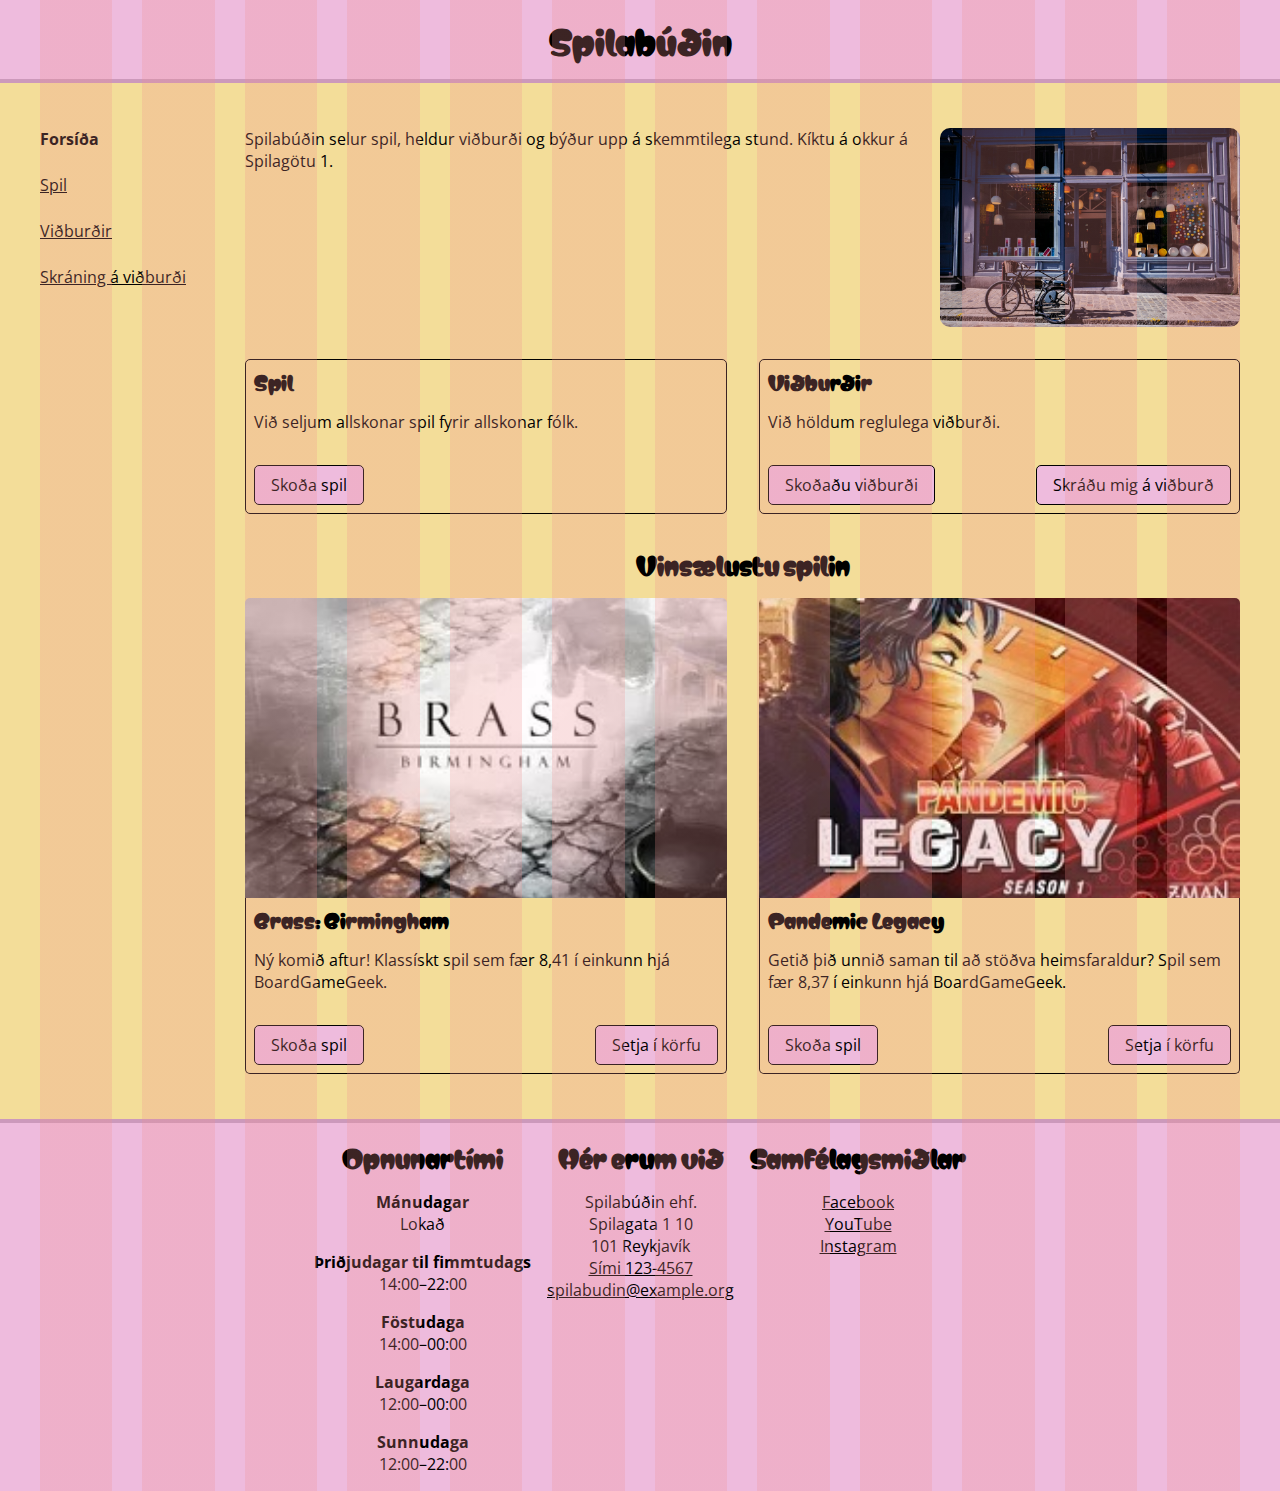
<file: index.html>
<!DOCTYPE html>
<html lang="is">

<head>
  <meta charset="utf-8">
  <meta name="viewport" content="width=device-width, initial-scale=1">
  <title>Spilabúðin</title>
  <link rel="stylesheet" href="./styles.css">
  <link rel="stylesheet" href="./grid.css">
  <meta name="description"
    content="Spilabúðin selur spil, heldur viðburði og býður upp á skemmtilega stund. Kíktu á okkur á Spilagötu 1.">
  <meta property="og:title" content="Spilabúðin">
  <meta property="og:description"
    content="Spilabúðin selur spil, heldur viðburði og býður upp á skemmtilega stund. Kíktu á okkur á Spilagötu 1.">
  <meta property="og:image" content="./myndir/sharing.jpg">
</head>

<body>
  <div class="wrapper">
    <header>
      <h1>Spilabúðin</h1>
    </header>

    <p class="sr-only"><a href="#efni">Beint í efni</a></p>

    <div class="wrapper-content">
      <nav class="wrapper-nav">
        <ul>
          <li><strong>Forsíða</strong></li>
          <li><a href="sidur/spil.html">Spil</a></li>
          <li><a href="sidur/vidburdir.html">Viðburðir</a></li>
          <li><a href="sidur/skraning.html">Skráning á viðburði</a></li>
        </ul>
      </nav>

      <main id="efni" class="wrapper-main">
        <div class="content">

          <div class="intro">
            <img src="./myndir/spilabudin.jpg"
              alt="Inngangur að Spilabúðinni, blámálað hús með stórum gluggum. Í gluggunum eru litríkir hlutir. Fyrir framan húsið er hjól.">

            <p>Spilabúðin selur spil, heldur viðburði og býður upp á skemmtilega stund. Kíktu á okkur á Spilagötu 1.</p>
          </div>

          <div class="cards">
            <div class="content">
              <section class="card">
                <div class="content">
                  <h3 class="title">Spil</h3>
                  <div class="text">
                    <p>Við seljum allskonar spil fyrir allskonar fólk.</p>
                  </div>
                  <div class="actions">
                    <a href="./sidur/spil.html" class="button">Skoða spil</a>
                  </div>
                </div>
              </section> 

              <section class="card">
                <div class="content">
                  <h3 class="title">Viðburðir</h3>
                  <div class="text">
                    <p>Við höldum reglulega viðburði.</p>
                  </div>
                  <div class="actions">
                    <a class="button" href="./sidur/vidburdir.html">Skoðaðu viðburði</a> <a class="button"
                      href="./sidur/skraning.html">Skráðu mig á viðburð</a>
                  </div>
                </div>
              </section>
            </div>
          </div> 

          <div class="cards">
            <h2 class="title">Vinsælustu spilin</h2>
            <div class="content">
              <section class="card">
                <div class="image"><img src="./myndir/brass.jpg" alt="Mynd af boxi spilsins Brass: Birmingham"></div>
                <div class="content">
                  <h3 class="title">Brass: Birmingham</h3>
                  <div class="text">
                    <p>Ný komið aftur! Klassískt spil sem fær 8,41 í einkunn hjá BoardGameGeek.
                    </p>
                  </div>
                  <div class="actions">
                    <a href="./sidur/spil.html" class="button">Skoða spil</a>

                    <!-- Rétt leið til að útbúa form, þó ekkert virki... -->
                    <form method="post" action=".">
                      <input type="hidden" name="id" value="1">
                      <button class="button">Setja í körfu</button>
                    </form>
                  </div>
                </div>

              </section>

              <section class="card">
                <div class="image"><img class="image" src="./myndir/pandemic.jpg"
                    alt="Mynd af boxi spilsins Pandemic Legacy"></div>
                <div class="content">
                  <h3 class="title">Pandemic Legacy</h3>
                  <div class="text">
                    <p>Getið þið unnið saman til að stöðva heimsfaraldur? Spil sem fær 8,37 í einkunn hjá BoardGameGeek.
                    </p>
                  </div>
                  <div class="actions">
                    <a href="./sidur/spil.html" class="button">Skoða spil</a>

                    <form method="post" action=".">
                      <input type="hidden" name="id" value="1">
                      <button class="button">Setja í körfu</button>
                    </form>
                  </div>
                </div>

              </section>
            </div>
          </div>
        </div>
      </main>
    </div>

    <footer>
      <section>
        <h2>Opnunartími</h2>
        <dl>
          <dt>Mánudagar</dt>
          <dd>Lokað</dd>
          <dt>Þriðjudagar til fimmtudags</dt>
          <dd>14:00–22:00</dd>
          <dt>Föstudaga</dt>
          <dd>14:00–00:00</dd>
          <dt>Laugardaga</dt>
          <dd>12:00–00:00</dd>
          <dt>Sunnudaga</dt>
          <dd>12:00–22:00</dd>
        </dl>
      </section>

      <section>
        <h2>Hér erum við</h2>
        <ul>
          <li>Spilabúðin ehf.</li>
          <li>Spilagata 1 10</li>
          <li>101 Reykjavík</li>
          <li><a href="tel:1234567">Sími 123-4567</a></li>
          <li>
            <a href="mailto:spilabudin@example.org">spilabudin@example.org</a>
          </li>
        </ul>
      </section>

      <section>
        <h2>Samfélagsmiðlar</h2>
        <ul>
          <li><a href="https://www.facebook.com/HaskoliIslands/">Facebook</a></li>
          <li><a href="https://www.youtube.com/user/HIvarp">YouTube</a></li>
          <li><a href="https://www.instagram.com/haskoli_islands/">Instagram</a></li>
        </ul>
      </section>
    </footer>
  </div>

</body>

</html>
</file>
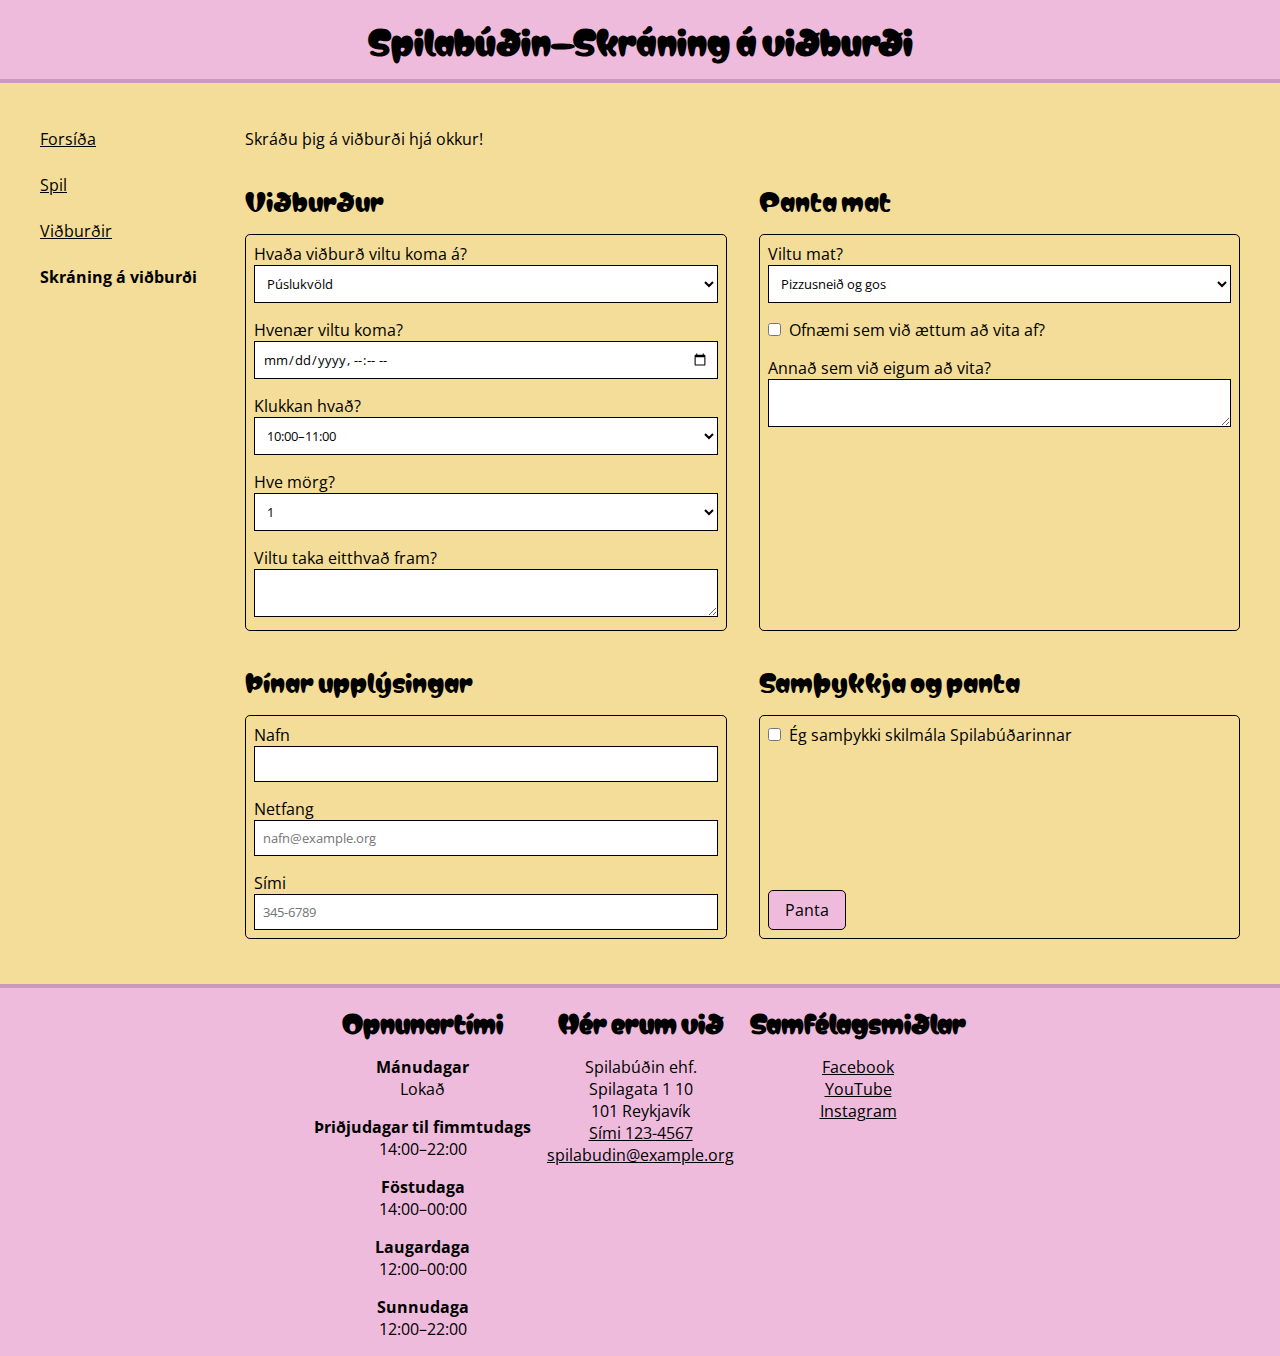
<file: sidur/skraning.html>
<!DOCTYPE html>
<html lang="is">

<head>
  <link rel="stylesheet" href="../styles.css">
  <meta charset="utf-8">
  <meta name="viewport" content="width=device-width, initial-scale=1">
  <title>Spilabúðin—Skráning á viðburði</title>
  <meta name="description"
    content="Spilabúðin selur spil, heldur viðburði og býður upp á skemmtilega stund. Kíktu á okkur á Spilagötu 1.">
  <meta property="og:title" content="Spilabúðin">
  <meta property="og:description"
    content="Spilabúðin selur spil, heldur viðburði og býður upp á skemmtilega stund. Kíktu á okkur á Spilagötu 1.">
  <meta property="og:image" content="./myndir/sharing.jpg">
</head>

<body>
  <div class="wrapper">

    <header>
      <h1>Spilabúðin—Skráning á viðburði</h1>
    </header>

    <p class="sr-only"><a href="#efni">Beint í efni</a></p>

    <div class="wrapper-content">
      <nav class="wrapper-nav">
        <ul>
          <li><a href="../index.html">Forsíða</a></li>
          <li><a href="./spil.html">Spil</a></li>
          <li><a href="./vidburdir.html">Viðburðir</a></li>
          <li><strong>Skráning á viðburði</strong></li>
        </ul>
      </nav>

      <main id="efni" class="wrapper-main">
        <div class="content">
          <p>Skráðu þig á viðburði hjá okkur!</p>

          <form method="GET" action=".">
            <div class="cards">
              <div class="content">
                <fieldset class="card">
                  <legend class="title">Viðburður</legend>
                  <div class="content">
                    <div>
                      <label for="event">Hvaða viðburð viltu koma á?</label>
                      <select id="event">
                        <option>Púslukvöld</option>
                        <option>Ticket to Ride</option>
                      </select>
                    </div>
                    <div>
                      <label for="when">Hvenær viltu koma?</label>
                      <input type="datetime-local" id="when" name="when">
                    </div>
                    <div>
                      <label for="time">Klukkan hvað?</label>
                      <select id="time">
                        <option>10:00–11:00</option>
                        <option>11:00–12:00</option>
                        <option>12:00–13:00</option>
                        <option>13:00–14:00</option>
                        <option>14:00–15:00</option>
                        <option>15:00–16:00</option>
                        <option>16:00–17:00</option>
                        <option>17:00–18:00</option>
                        <option>18:00–19:00</option>
                        <option>19:00–20:00</option>
                        <option>20:00–21:00</option>
                        <option>21:00–22:00</option>
                        <option>22:00–23:00</option>
                        <option>23:00–00:00</option>
                      </select>
                    </div>
                    <div>
                      <label for="size">Hve mörg?</label>
                      <select id="size">
                        <option>1</option>
                        <option>2</option>
                        <option>3</option>
                        <option>4</option>
                        <option>5</option>
                        <option>6</option>
                        <option>7</option>
                        <option>8</option>
                        <option>9</option>
                        <option>10</option>
                      </select>
                    </div>
                    <div>
                      <label for="special">Viltu taka eitthvað fram?</label>
                      <textarea id="special"></textarea>
                    </div>
                  </div>
                </fieldset>

                <fieldset class="card">
                  <legend class="title">Panta mat</legend>
                  <div class="content">
                    <div>
                      <label for="food">Viltu mat?</label>
                      <select id="food">
                        <option>Pizzusneið og gos</option>
                        <option>Kaffi og kaka</option>
                        <option>Engan mat</option>
                      </select>
                    </div>
                    <div>
                      <label>
                        <input type="checkbox" name="allergy">Ofnæmi sem við ættum að vita af?</label>
                    </div>
                    <div>
                      <label for="special-food">Annað sem við eigum að vita?</label>
                      <textarea id="special-food"></textarea>
                    </div>
                  </div>
                </fieldset>

                <fieldset class="card">
                  <legend class="title">Þínar upplýsingar</legend>
                  <div class="content">
                    <div>
                      <label for="name">Nafn</label>
                      <input id="name" type="text" required>
                    </div>
                    <div>
                      <label for="email">Netfang</label>
                      <input id="email" name="email" type="email" required placeholder="nafn@example.org">
                    </div>
                    <div>
                      <label for="phone">Sími</label>
                      <input id="phone" type="tel" required placeholder="345-6789">
                    </div>
                  </div>
                </fieldset>
                <fieldset class="card">
                  <legend class="title">Samþykkja og panta</legend>
                  <div class="content">
                    <div class="text">
                      <div>
                        <label>
                          <input type="checkbox" name="terms">Ég samþykki skilmála
                          Spilabúðarinnar</label>
                      </div>
                    </div>
                    <div class="actions">
                      <button class="button">Panta</button>
                    </div>
                  </div>
                </fieldset>
              </div>
            </div>
          </form>
        </div>
      </main>
    </div>

    <footer>
      <section>
        <h2>Opnunartími</h2>
        <dl>
          <dt>Mánudagar</dt>
          <dd>Lokað</dd>
          <dt>Þriðjudagar til fimmtudags</dt>
          <dd>14:00–22:00</dd>
          <dt>Föstudaga</dt>
          <dd>14:00–00:00</dd>
          <dt>Laugardaga</dt>
          <dd>12:00–00:00</dd>
          <dt>Sunnudaga</dt>
          <dd>12:00–22:00</dd>
        </dl>
      </section>

      <section>
        <h2>Hér erum við</h2>
        <ul>
          <li>Spilabúðin ehf.</li>
          <li>Spilagata 1 10</li>
          <li>101 Reykjavík</li>
          <li><a href="tel:1234567">Sími 123-4567</a></li>
          <li>
            <a href="mailto:spilabudin@example.org">spilabudin@example.org</a>
          </li>
        </ul>
      </section>

      <section>
        <h2>Samfélagsmiðlar</h2>
        <ul>
          <li><a href="https://www.facebook.com/HaskoliIslands/">Facebook</a></li>
          <li><a href="https://www.youtube.com/user/HIvarp">YouTube</a></li>
          <li><a href="https://www.instagram.com/haskoli_islands/">Instagram</a></li>
        </ul>
      </section>
    </footer>
  </div>
</body>

</html>
</file>
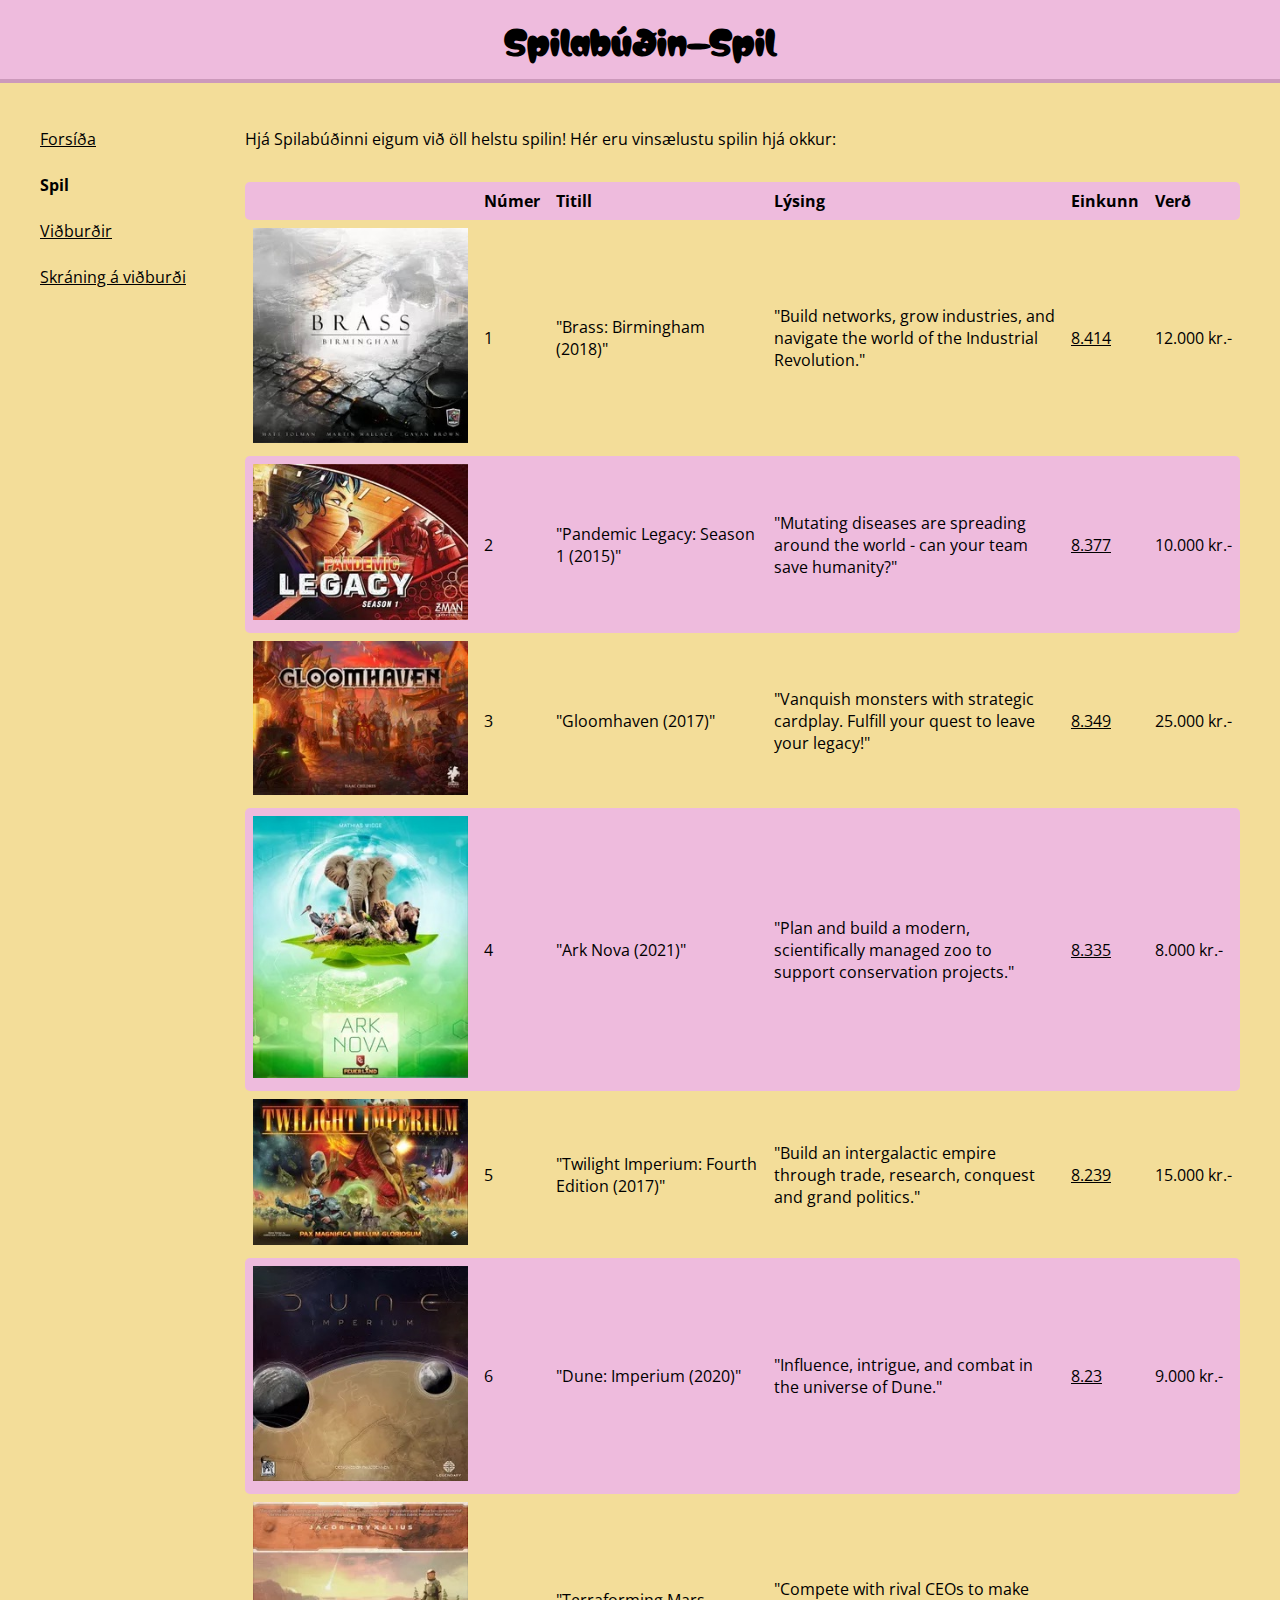
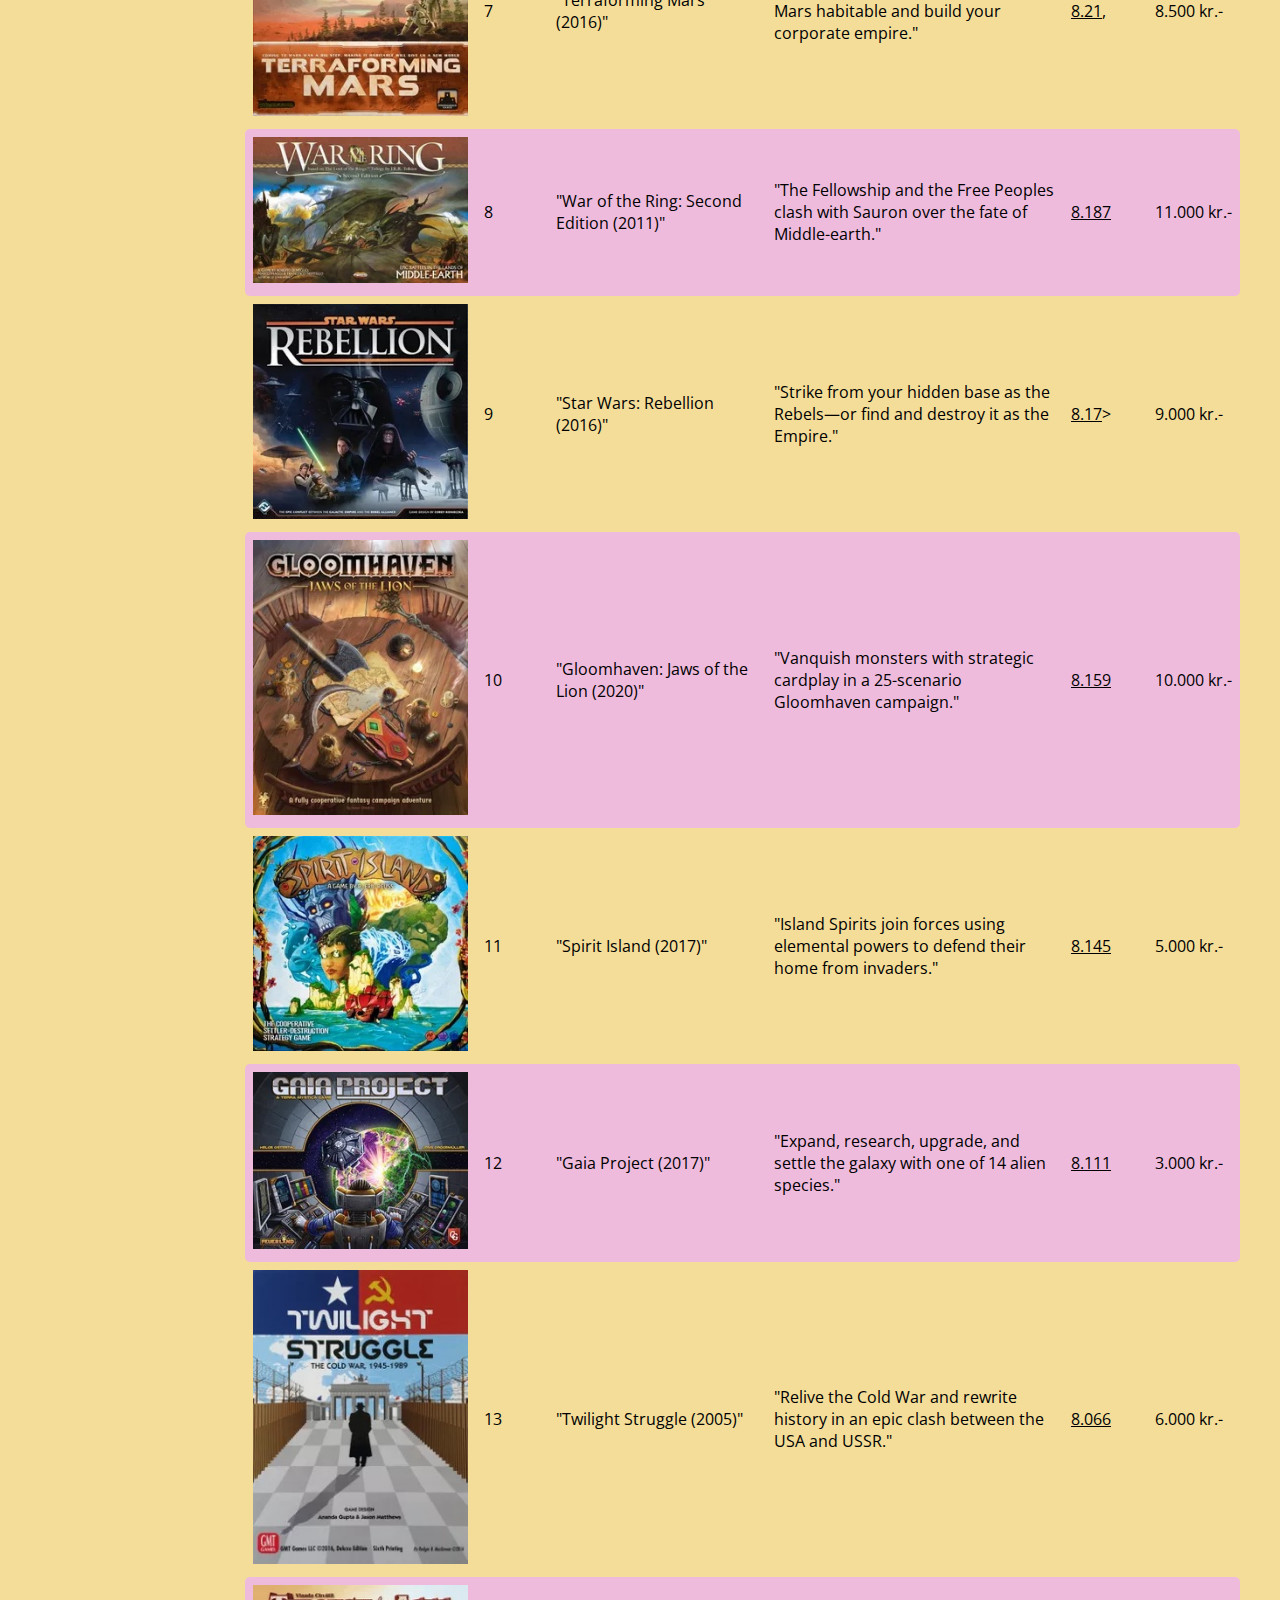
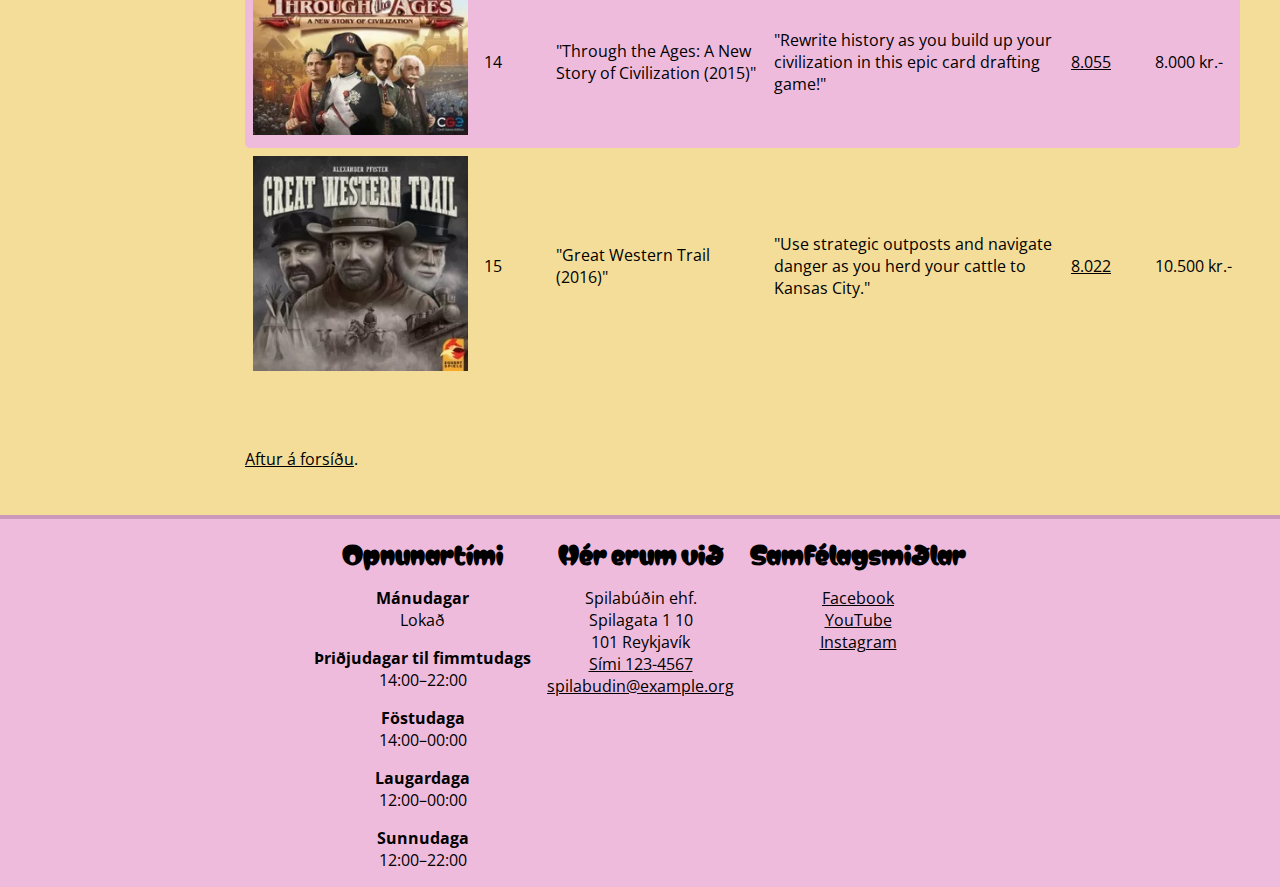
<file: sidur/spil.html>
<!DOCTYPE html>
<html lang="is">

<head>
  <link rel="stylesheet" href="../styles.css">
  <meta charset="utf-8">
  <meta name="viewport" content="width=device-width, initial-scale=1">
  <title>Spilabúðin—Spil</title>
  <meta name="description" content="Spilaúrval hjá Spilabúðinni">
  <meta property="og:title" content="Spilabúðin">
  <meta property="og:description" content="Spilaúrval hjá Spilabúðinni">
  <meta property="og:image" content="../myndir/sharing.jpg">
</head>

<body>
  <div class="wrapper">
    <header>
      <h1>Spilabúðin—Spil</h1>
    </header>

    <p class="sr-only"><a href="#efni">Beint í efni</a></p>

    <div class="wrapper-content">
      <nav class="wrapper-nav">
        <ul>
          <li><a href="../index.html">Forsíða</a></li>
          <li><strong>Spil</strong></li>
          <li><a href="./vidburdir.html">Viðburðir</a></li>
          <li><a href="./skraning.html">Skráning á viðburði</a></li>
        </ul>
      </nav>

      <main id="efni" class="wrapper-main">
        <div class="content">
          <p>Hjá Spilabúðinni eigum við öll helstu spilin! Hér eru vinsælustu spilin hjá okkur:</p>

          <table>
            <tr>
              <th></th>
              <th>Númer</th>
              <th>Titill</th>
              <th>Lýsing</th>
              <th>Einkunn</th>
              <th>Verð</th>
            </tr>
            <tr>
              <td><img src="../myndir/brass.jpg" alt=""></td>
              <td>1</td>
              <td>"Brass: Birmingham (2018)"</td>
              <td>"Build networks, grow industries, and navigate the world of the Industrial Revolution."</td>
              <td><a href="https://boardgamegeek.com/boardgame/224517/brass-birmingham">8.414</a></td>
              <td>12.000 kr.-</td>
            </tr>
            <tr>
              <td><img src="../myndir/pandemic.jpg" alt=""></td>
              <td>2</td>
              <td>"Pandemic Legacy: Season 1 (2015)"</td>
              <td> "Mutating diseases are spreading around the world - can your team save humanity?"</td>
              <td><a href="https://boardgamegeek.com/boardgame/161936/pandemic-legacy-season-1">8.377</a></td>
              <td>10.000 kr.-</td>
            </tr>
            <tr>
              <td><img src="../myndir/gloomhaven.jpg" alt=""></td>
              <td>3</td>
              <td>"Gloomhaven (2017)"</td>
              <td>"Vanquish monsters with strategic cardplay. Fulfill your quest to leave your legacy!"</td>
              <td><a href="https://boardgamegeek.com/boardgame/174430/gloomhaven">8.349</a></td>
              <td>25.000 kr.-</td>
            </tr>
            <tr>
              <td><img src="../myndir/arknova.jpg" alt=""></td>
              <td>4</td>
              <td>"Ark Nova (2021)"</td>
              <td>"Plan and build a modern, scientifically managed zoo to support conservation projects."</td>
              <td><a href="https://boardgamegeek.com/boardgame/342942/ark-nova">8.335</a></td>
              <td>8.000 kr.-</td>
            </tr>
            <tr>
              <td><img src="../myndir/twilight-imperium.jpg" alt=""></td>
              <td>5</td>
              <td>"Twilight Imperium: Fourth Edition (2017)"</td>
              <td>"Build an intergalactic empire through trade, research, conquest and grand politics."</td>
              <td><a href="https://boardgamegeek.com/boardgame/233078/twilight-imperium-fourth-edition">8.239</a></td>
              <td>15.000 kr.-</td>
            </tr>
            <tr>
              <td><img src="../myndir/dune.jpg" alt=""></td>
              <td>6</td>
              <td>"Dune: Imperium (2020)"</td>
              <td>"Influence, intrigue, and combat in the universe of Dune."</td>
              <td><a href="https://boardgamegeek.com/boardgame/316554/dune-imperium">8.23</a></td>
              <td>9.000 kr.-</td>
            </tr>
            <tr>
              <td><img src="../myndir/terraforming-mars.jpg" alt=""></td>
              <td>7</td>
              <td>"Terraforming Mars (2016)"</td>
              <td>"Compete with rival CEOs to make Mars habitable and build your corporate empire."</td>
              <td><a href="https://boardgamegeek.com/boardgame/167791/terraforming-mars">8.21</a>,</td>
              <td>8.500 kr.-</td>
            </tr>
            <tr>
              <td><img src="../myndir/war-of-the-ring.jpg" alt=""></td>
              <td>8</td>
              <td>"War of the Ring: Second Edition (2011)"</td>
              <td>"The Fellowship and the Free Peoples clash with Sauron over the fate of Middle-earth."</td>
              <td><a href="https://boardgamegeek.com/boardgame/115746/war-of-the-ring-second-edition">8.187</a></td>
              <td>11.000 kr.-</td>
            </tr>
            <tr>
              <td><img src="../myndir/star-wars.jpg" alt=""></td>
              <td>9</td>
              <td>"Star Wars: Rebellion (2016)"</td>
              <td>"Strike from your hidden base as the Rebels—or find and destroy it as the Empire."</td>
              <td><a href="https://boardgamegeek.com/boardgame/187645/star-wars-rebellion">8.17</a>></td>
              <td>9.000 kr.-</td>
            </tr>
            <tr>
              <td><img src="../myndir/gloomhaven-jaws.jpg" alt=""></td>
              <td>10</td>
              <td>"Gloomhaven: Jaws of the Lion (2020)"</td>
              <td>"Vanquish monsters with strategic cardplay in a 25-scenario Gloomhaven campaign."</td>
              <td><a href="https://boardgamegeek.com/boardgame/291457/gloomhaven-jaws-of-the-lion">8.159</a></td>
              <td>10.000 kr.-</td>
            </tr>
            <tr>
              <td><img src="../myndir/spirit-island.jpg" alt=""></td>
              <td>11</td>
              <td>"Spirit Island (2017)"</td>
              <td>"Island Spirits join forces using elemental powers to defend their home from invaders."</td>
              <td><a href="https://boardgamegeek.com/boardgame/162886/spirit-island">8.145</a></td>
              <td>5.000 kr.-</td>
            </tr>
            <tr>
              <td><img src="../myndir/gaia-project.jpg" alt=""></td>
              <td>12</td>
              <td>"Gaia Project (2017)"</td>
              <td>"Expand, research, upgrade, and settle the galaxy with one of 14 alien species."</td>
              <td><a href="https://boardgamegeek.com/boardgame/220308/gaia-project">8.111</a></td>
              <td>3.000 kr.-</td>
            </tr>
            <tr>
              <td><img src="../myndir/twilight-struggle.jpg" alt=""></td>
              <td>13</td>
              <td>"Twilight Struggle (2005)"</td>
              <td>"Relive the Cold War and rewrite history in an epic clash between the USA and USSR."</td>
              <td><a href="https://boardgamegeek.com/boardgame/12333/twilight-struggle">8.066</a></td>
              <td>6.000 kr.-</td>
            </tr>
            <tr>
              <td><img src="../myndir/through-the-ages.jpg" alt=""></td>
              <td>14</td>
              <td>"Through the Ages: A New Story of Civilization (2015)"</td>
              <td>"Rewrite history as you build up your civilization in this epic card drafting game!"</td>
              <td><a
                  href="https://boardgamegeek.com/boardgame/182028/through-the-ages-a-new-story-of-civilization">8.055</a>
              <td>8.000 kr.-</td>
            </tr>
            <tr>
              <td><img src="../myndir/great-western-trail.jpg" alt=""></td>
              <td>15</td>
              <td>"Great Western Trail (2016)"</td>
              <td>"Use strategic outposts and navigate danger as you herd your cattle to Kansas City."</td>
              <td><a href="https://boardgamegeek.com/boardgame/193738/great-western-trail">8.022</a></td>
              <td>10.500 kr.-</td>
            </tr>
          </table>

          <p class="back"><a href="../index.html">Aftur á forsíðu</a>.</p>
        </div>
      </main>
    </div>

    <footer>
      <section>
        <h2>Opnunartími</h2>
        <dl>
          <dt>Mánudagar</dt>
          <dd>Lokað</dd>
          <dt>Þriðjudagar til fimmtudags</dt>
          <dd>14:00–22:00</dd>
          <dt>Föstudaga</dt>
          <dd>14:00–00:00</dd>
          <dt>Laugardaga</dt>
          <dd>12:00–00:00</dd>
          <dt>Sunnudaga</dt>
          <dd>12:00–22:00</dd>
        </dl>
      </section>

      <section>
        <h2>Hér erum við</h2>
        <ul>
          <li>Spilabúðin ehf.</li>
          <li>Spilagata 1 10</li>
          <li>101 Reykjavík</li>
          <li><a href="tel:1234567">Sími 123-4567</a></li>
          <li>
            <a href="mailto:spilabudin@example.org">spilabudin@example.org</a>
          </li>
        </ul>
      </section>

      <section>
        <h2>Samfélagsmiðlar</h2>
        <ul>
          <li><a href="https://www.facebook.com/HaskoliIslands/">Facebook</a></li>
          <li><a href="https://www.youtube.com/user/HIvarp">YouTube</a></li>
          <li><a href="https://www.instagram.com/haskoli_islands/">Instagram</a></li>
        </ul>
      </section>
    </footer>
  </div>
</body>

</html>
</file>
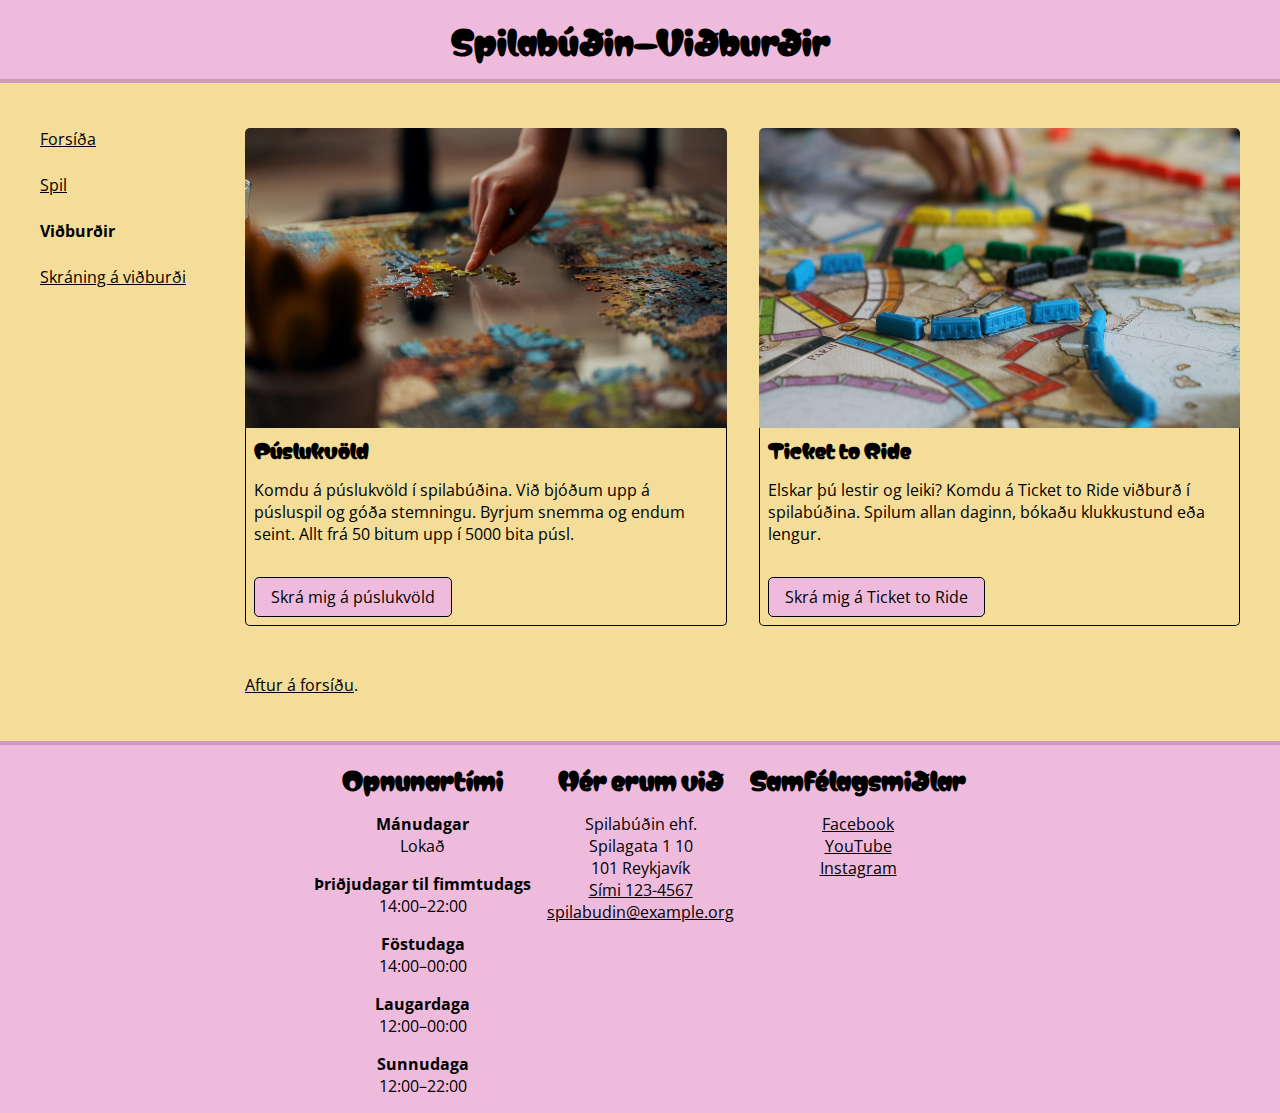
<file: sidur/vidburdir.html>
<!DOCTYPE html>
<html lang="is">

<head>
  <link rel="stylesheet" href="../styles.css">
  <meta charset="utf-8">
  <meta name="viewport" content="width=device-width, initial-scale=1">
  <title>Spilabúðin—Viðburðir</title>
  <meta name="description" content="Næstu viðburðir hjá Spilabúðinni.">
  <meta property="og:title" content="Spilabúðin">
  <meta property="og:description" content="Næstu viðburðir hjá Spilabúðinni.">
  <meta property="og:image" content="./myndir/sharing.jpg">
</head>

<body>
  <div class="wrapper">
    <header>
      <h1>Spilabúðin—Viðburðir</h1>
    </header>

    <p class="sr-only"><a href="#efni">Beint í efni</a></p>

    <div class="wrapper-content">
      <nav class="wrapper-nav">
        <ul>
          <li><a href="../index.html">Forsíða</a></li>
          <li><a href="./spil.html">Spil</a></li>
          <li><strong>Viðburðir</strong></li>
          <li><a href="./skraning.html">Skráning á viðburði</a></li>
        </ul>
      </nav>

      <main id="efni" class="wrapper-main">
        <div class="content">
          <div class="cards">
            <div class="content">
              <section class="card">
                <div class="image">
                  <img src="../myndir/puzzle.jpg"
                    alt="Mynd af borði með hálfkláruðu púsluspili, hönd bendir á stakt púsl.">
                </div>
                <div class="content">
                  <h3 class="title">Púslukvöld</h3>
                  <div class="text">
                    <p>Komdu á púslukvöld í spilabúðina. Við bjóðum upp á púsluspil og góða stemningu. Byrjum snemma og
                      endum
                      seint.
                      Allt frá 50 bitum upp í 5000 bita púsl.</p>
                  </div>
                  <div class="actions">
                    <a href="./skraning.html" class="button">Skrá mig á púslukvöld</a>
                  </div>
                </div>
              </section>
              <section class="card">
                <div class="image">
                  <img src="../myndir/ticket-to-ride.jpg"
                    alt="Mynd af spilaborði Ticket to Ride, hönd setur niður lestarvagn.">
                </div>
                <div class="content">
                  <h3 class="title">Ticket to Ride</h3>
                  <div class="text">
                    <p>Elskar þú lestir og leiki? Komdu á Ticket to Ride viðburð í spilabúðina. Spilum allan daginn,
                      bókaðu
                      klukkustund eða lengur.</p>
                  </div>
                  <div class="actions">
                    <a href="./skraning.html" class="button">Skrá mig á Ticket to Ride</a>
                  </div>
                </div>
              </section>
            </div>
          </div>

          <p class="back"><a href="../index.html">Aftur á forsíðu</a>.</p>
        </div>
      </main>
    </div>

    <footer>
      <section>
        <h2>Opnunartími</h2>
        <dl>
          <dt>Mánudagar</dt>
          <dd>Lokað</dd>
          <dt>Þriðjudagar til fimmtudags</dt>
          <dd>14:00–22:00</dd>
          <dt>Föstudaga</dt>
          <dd>14:00–00:00</dd>
          <dt>Laugardaga</dt>
          <dd>12:00–00:00</dd>
          <dt>Sunnudaga</dt>
          <dd>12:00–22:00</dd>
        </dl>
      </section>

      <section>
        <h2>Hér erum við</h2>
        <ul>
          <li>Spilabúðin ehf.</li>
          <li>Spilagata 1 10</li>
          <li>101 Reykjavík</li>
          <li><a href="tel:1234567">Sími 123-4567</a></li>
          <li>
            <a href="mailto:spilabudin@example.org">spilabudin@example.org</a>
          </li>
        </ul>
      </section>

      <section>
        <h2>Samfélagsmiðlar</h2>
        <ul>
          <li><a href="https://www.facebook.com/HaskoliIslands/">Facebook</a></li>
          <li><a href="https://www.youtube.com/user/HIvarp">YouTube</a></li>
          <li><a href="https://www.instagram.com/haskoli_islands/">Instagram</a></li>
        </ul>
      </section>
    </footer>
  </div>
</body>

</html>
</file>
<file: grid.css>
/* https://css-tricks.com/building-css-grid-overlay/ */
:root {
  --grid-color: hsla(0, 75%, 75%, 0.25);
  --grid-repeating-width: calc(100% / var(--columns));
  --grid-column-width: calc((100% / var(--columns)) - var(--gutter));
  --grid-background-width: calc(100% + var(--gutter));
  --grid-background-columns: repeating-linear-gradient(
    to right,
    var(--grid-color),
    var(--grid-color) var(--grid-column-width),
    transparent var(--grid-column-width),
    transparent var(--grid-repeating-width)
  );
}

html {
  position: relative;
}

html::before {
  content: '';
  position: absolute;
  top: 0;
  right: 0;
  bottom: 0;
  left: 0;
  
  margin-right: auto;
  margin-left: auto;
  
  width: calc(100% - (2 * var(--offset)));
  max-width: var(--max-width);
  min-height: 100vh;
  background-image: var(--grid-background-columns);
  background-size: var(--grid-background-width) 100%;
  z-index: 1000;
  pointer-events: none;
}
</file>
<file: styles.css>
/* Setjum inn „reset“ sem fjarlægir margin og padding af öllu */
* {
  margin: 0;
  padding: 0;
}

/* Reiknum stærð á öllum boxum sem border-box */
html {
  box-sizing: border-box;
}
/* og látum erfast á allt */
*,
*:before,
*:after {
  box-sizing: inherit;
}

/* hjálpar class sem felur sjónrænt en skjálesarar lesa */
.sr-only:not(:focus):not(:active) {
  clip: rect(0 0 0 0);
  clip-path: inset(50%);
  height: 1px;
  overflow: hidden;
  position: absolute;
  white-space: nowrap;
  width: 1px;
}

/* Stillingar */

:root {
  --font-size-base: 16px;
  --font-size-headings: 1.5rem;

  /* Grunn bilið okkar er 1rem == 16px */
  --spacing: 1rem;

  /* Hámarks og lágmarks breidd á efni */
  --max-width: 1200px;
  --min-width-image: 200px;
  --max-width-image: 300px;
  --max-width-footer-section: 250px;

  /* Bil á milli „stærri“ eininga (header, efnisbox, footer) */
  --vertical-space: calc(var(--gutter) * 1);
  --vertical-space-large: calc(var(--gutter) * 1.5);

  /* Grid stillingar */
  --columns: 12;
  --gutter: 30px;
  --offset: 20px;
  /* Breidd á efni með offset */
  --width-offset: calc(100% - (2 * var(--offset)));

  /* Transitions */
  --transition-time-short: 300ms;
  --transition-time-long: 600ms;
  --transition-timing-function: ease-in-out;

  /* Border breiddir */
  --border-width: 1px;
  --border-radius-regular: 5px;
  --border-radius-image: 10px;
  --border-regular: 1px solid #000; /* todo longhand */
  --border-with-background: 4px solid #cc99bb;

  /* Litir */
  /** Litir með nafni **/
  --color-yellow: #f3dd99;
  --color-white: #ffffff;
  --color-purple: #eebbdd;
  --color-purple-dark: #cc99bb;

  /** Litir með notkun **/
  --color-background-primary: var(--color-yellow);
  --color-background-secondary: var(--color-purple);
  --color-background-form: var(--color-white);
  --color-border-with-background: var(--color-purple-dark);

  /* Letur stillingar */
  --font-base-size: 1rem;
  --font-family-base: 'Open Sans', Arial, Helvetica, sans-serif;
  --font-family-heading: 'Matemasie-Regular', 'Comic Sans MS', cursive;
}

/* Almennt */

/** Letur og stærðir **/

/*** Grunnstærð er 16px ***/
html {
  font-size: var(--font-size-base);
}

/*** Leturgerðir sem við sækjum úr fonts/ möppu ***/
@font-face {
  font-family: 'Matemasie-Regular';
  font-style: normal;
  font-weight: 400;
  font-display: swap;
  src: url('./fonts/Matemasie-Regular.ttf') format('woff2');
}

@font-face {
  font-family: 'Open Sans';
  font-style: normal;
  font-weight: 400;
  font-display: swap;
  src: url('./fonts/OpenSans-VariableFont_wdth\,wght.ttf') format('woff2');
}

@font-face {
  font-family: 'Open Sans';
  font-weight: 700;
  src: url('./fonts/OpenSans-VariableFont_wdth\,wght.ttf') format('woff2');
}

/*** Allt meginmál notar open sans ***/
html,
input,
select,
button {
  font-family: var(--font-family-base);
}

/*** Allar fyrirsagnir nota Matemasie regular ***/
h1,
h2,
h3,
legend {
  font-family: var(--font-family-heading);
}

/** Lætur myndir aldrei taka meira pláss en foreldri skilgreinir **/
img {
  max-width: 100%;
}

/** Litur á hlekkjum erfist frá foreldri **/
a {
  color: inherit;
}

/** „Til baka á forsíðu“ hlekkur **/
.back {
  margin-top: var(--spacing);
}

/** Almennt takka útlit, getur virkað á bæði <a> og <button> **/
.button {
  display: inline-block;
  padding: calc(var(--spacing) * 0.5) var(--spacing);
  border: var(--border-regular);
  border-radius: var(--border-radius-regular);
  border-width: var(--border-width);

  background-color: var(--color-background-secondary);
  font-size: 1rem;
  text-decoration: none;
}

/**
 * Eftirfarandi setur upp grunn umbrot (layout) síðu með flexbox.
 * Við förum yfir flexbox í viku 4 en þangað til er hægt að nota þetta
 * sem grunn og án breytinga.
 * Athugið að til þess að þetta virki þar að setja <div class="wrapper"> utan um allt efni 
 * innan <body>.
 */

 .wrapper {
  /* Notum grid hér til að setja upp bil á milli header, meginmáls og fóts */
  display: grid;
  grid-template-rows: auto;
  grid-template-columns: 100%;
  /* grid items eru miðjuð */
  justify-items: center;
  gap: var(--vertical-space);

  width: 100%;
  min-height: 100vh;

  background-color: var(--color-background-primary);
}

.wrapper .wrapper-content {
  width: var(--width-offset);
  max-width: var(--max-width);
}

.wrapper .wrapper-nav {
  margin-bottom: var(--spacing);
  
}

@media (max-width: 320px) {
  .wrapper-content {
    display: block;
  }
  .wrapper .wrapper-nav ul {
    display: block;
    text-align: center;
    padding: 0;
  }
}

@media (min-width: 320px) {
  .wrapper-content {
    display: grid;
  }
  .wrapper-main {
    grid-template-columns: 1fr;
  }
}


@media (min-width: 500px) {
  .wrapper-content {
    display: grid;
    grid-template-columns: 1fr;
  }
  .wrapper .wrapper-nav {
    text-align: center;
    grid-column: span 2;
  }
  .wrapper .wrapper-nav ul {
    display: flex;
    justify-content: center;
    gap: var(--spacing);
  }
}

@media (min-width: 700px) {
  .wrapper-content {
    grid-template-columns: 1fr;
  }
  .wrapper .wrapper-nav {
    text-align: center;
    grid-column: span 2;
  }
  .wrapper .wrapper-nav ul {
    display: flex;
    justify-content: center;
    gap: var(--spacing);
  }
}

@media (min-width: 800px) {
  .wrapper {
    gap: var(--vertical-space-large);
  }
  .wrapper .wrapper-content {
    display: grid;
    grid-template-columns: repeat(var(--columns), 1fr);
    gap: var(--gutter);
    
    max-width: var(--max-width);
  }
  .wrapper .wrapper-nav {
    grid-column: span 2;
  }
  .wrapper .wrapper-nav ul {
    display: flex;
    flex-direction: column;
    flex: 0 1 200px;
  }
  .wrapper .wrapper-main {
    grid-column: span 10;
  }
}

/* Það sem fylgir er tillaga að uppbyggingu á selectorum fyrir verkefnið */

/** Haus á síðum **/

header {
  padding: var(--spacing) calc(var(--spacing) * 1.5);
  width: 100%;

  background-color: var(--color-background-secondary);
  border-bottom: var(--border-with-background);
  text-align: center;
}

/** Valmynd **/

nav {
}

nav ul {
  list-style: none;
}

nav ul li {
  margin-bottom: calc(var(--spacing) / 2);
  text-align: left;
}

/** Meginmál og efni forsíðu **/

main {
  width: 100%;
}

/**
 * notum þetta til að fá bil á milli eininga _almennt_
 * en ekki að hver eining þurfi að huga að bili
 */
main > .content {
  display: flex;
  flex-direction: column;
  gap: calc(var(--spacing) * 2);
}

/*** Inngangsefni á forsíðu ***/

.intro {
  display: flex;
  justify-content: center;
  gap: var(--spacing);
}

.intro img {
  order: 1;

  max-width: var(--max-width-image);
  border-radius: var(--border-radius-image);
}

/** Cards **/

.cards {
  display: flex;
  flex-direction: column;
  gap: var(--spacing);
}

.cards > .title {
  width: 100%;
  text-align: center;
}

.cards > .content {
  display: flex;
  justify-content: center;
  gap: calc(var(--spacing) * 2);
  flex-wrap: wrap;

  width: 100%;
}

/** Card **/

.card {
  display: flex;
  flex-direction: column;

  /* hér verðum við að reikna út breidd svo að flex-wrap virki */
  width: calc(50% - var(--spacing));
}

.card > .image {
  width: 100%;
}

.card > .image img {
  display: block;

  border-top-left-radius: var(--border-radius-regular);
  border-top-right-radius: var(--border-radius-regular);
  width: 100%;
  height: 300px;
  object-fit: cover;
  object-position: 50% 50%;
}

.card > .content {
  flex: 1;

  display: flex;
  flex-direction: column;
  gap: var(--spacing);

  padding: calc(var(--spacing) / 2);
  border: var(--border-regular);
  border-top: 0;
  border-bottom-left-radius: var(--border-radius-regular);
  border-bottom-right-radius: var(--border-radius-regular);
}

/**
 * notum nýja selectora! brotið niður
 * .card            <- veljum öll .card
 * :not(            <- nema, við viljum ef _ekki_...
 *   :has(> .image) <- .image sem strangt barn .card
 * )                <- endir á :not()
 * > .content       <- sem er strax barn af .card
 * Þ.e.a.s. fyrir .card sem hefur ekki .image, setja border + radíus á allt .content
 */
.card:not(:has(> .image)) > .content {
  border: var(--border-regular);
  border-radius: var(--border-radius-regular);
}

.card > .content > .text {
  flex: 1;
}

.card > .content > .actions {
  display: flex;
  justify-content: space-between;
  gap: var(--spacing);

  margin-top: var(--spacing);
}

/* Animations */
@keyframes fadeIn {
  0% {
    opacity: 0;
  }
  100% {
    opacity: 1;
  }
}

/** Fótur **/

footer {
  display: flex;
  justify-content: center;
  gap: var(--spacing);

  padding-top: var(--spacing);
  border-top: 4px solid var(--color-border-with-background);
  width: 100%;

  background-color: var(--color-background-secondary);
  text-align: center;
}

footer > section {
  max-width: var(--max-width-footer-section);
}

footer ul {
  list-style: none;
}

footer h2 {
  margin-bottom: var(--spacing);
}

/*** Opnunartími ***/

dt {
  font-weight: bold;
}

dd {
  margin-bottom: var(--spacing);
}

/** Spilasíða, töflustílar **/

table {
  margin-bottom: var(--spacing);
  border-spacing: 0;
}

table th,
table td {
  padding: calc(var(--spacing) / 2);
  text-align: left;
}

table tr th:first-child,
table tr td:first-child {
  border-top-left-radius: var(--border-radius-regular);
  border-bottom-left-radius: var(--border-radius-regular);
}

table tr th:last-child,
table tr td:last-child {
  border-top-right-radius: var(--border-radius-regular);
  border-bottom-right-radius: var(--border-radius-regular);
}

table tbody tr:nth-child(2n + 1) {
  background-color: var(--color-background-secondary);
}

table img {
  width: 100%;
  min-width: var(--min-width-image);
  max-width: var(--max-width-image);
}

table td:last-child {
  white-space: nowrap;
}

/** Viðburðir **/

.event {
  clear: left;

  width: 100%;
  margin-bottom: calc(var(--spacing) * 2);
}

.event .title {
  margin-bottom: var(--spacing);
}

.event .content {
  width: 100%;
}

.event img {
  float: left;

  margin-right: var(--spacing);
  margin-bottom: var(--spacing);
}

.event .register {
  clear: both;
}

/** Skráningarform **/

fieldset {
  border: 0;
}

fieldset legend {
  margin-bottom: var(--spacing);
  font-size: var(--font-size-headings);
}

fieldset input,
fieldset select,
fieldset textarea {
  padding: calc(var(--spacing) * 0.5);
  width: 100%;
  border: var(--border-regular);

  background-color: var(--color-background-form);
}

fieldset input[type='checkbox'] {
  display: inline-block;
  margin-right: calc(var(--spacing) * 0.5);
  width: auto;
}
</file>
